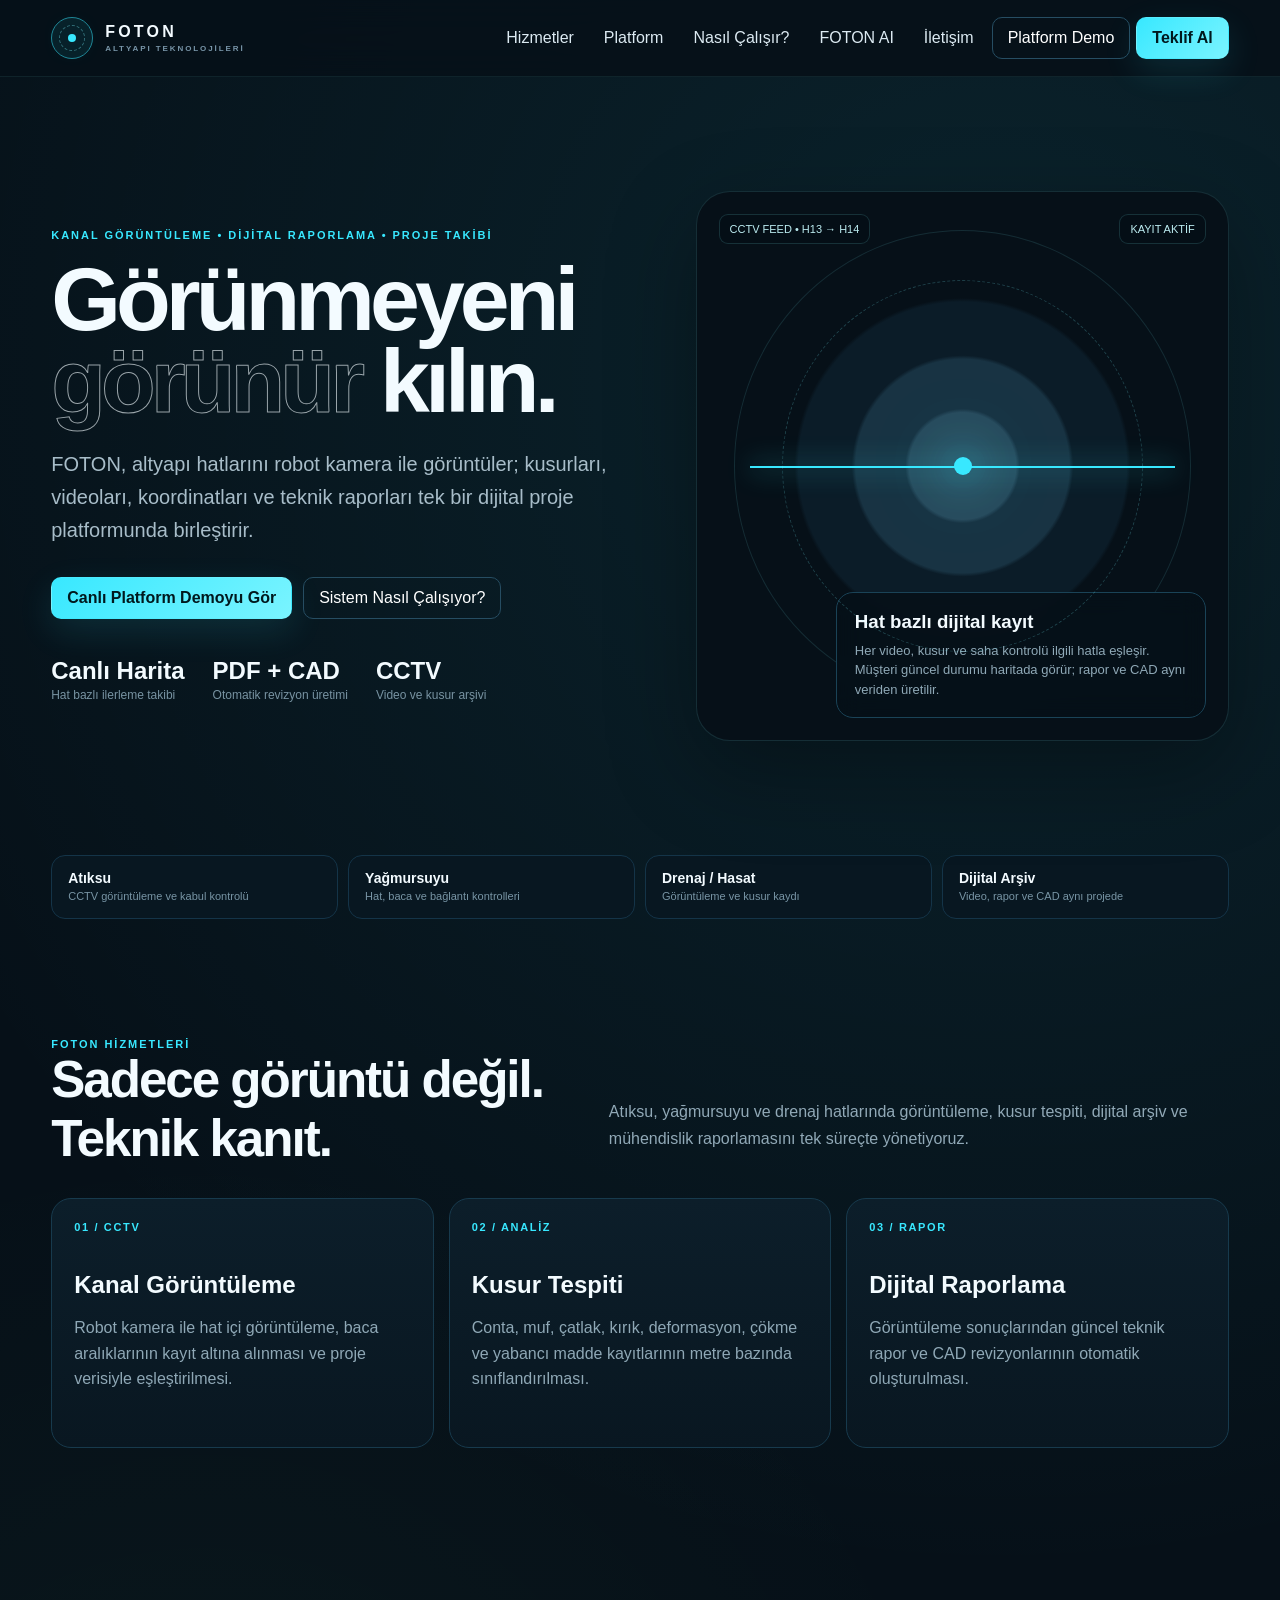
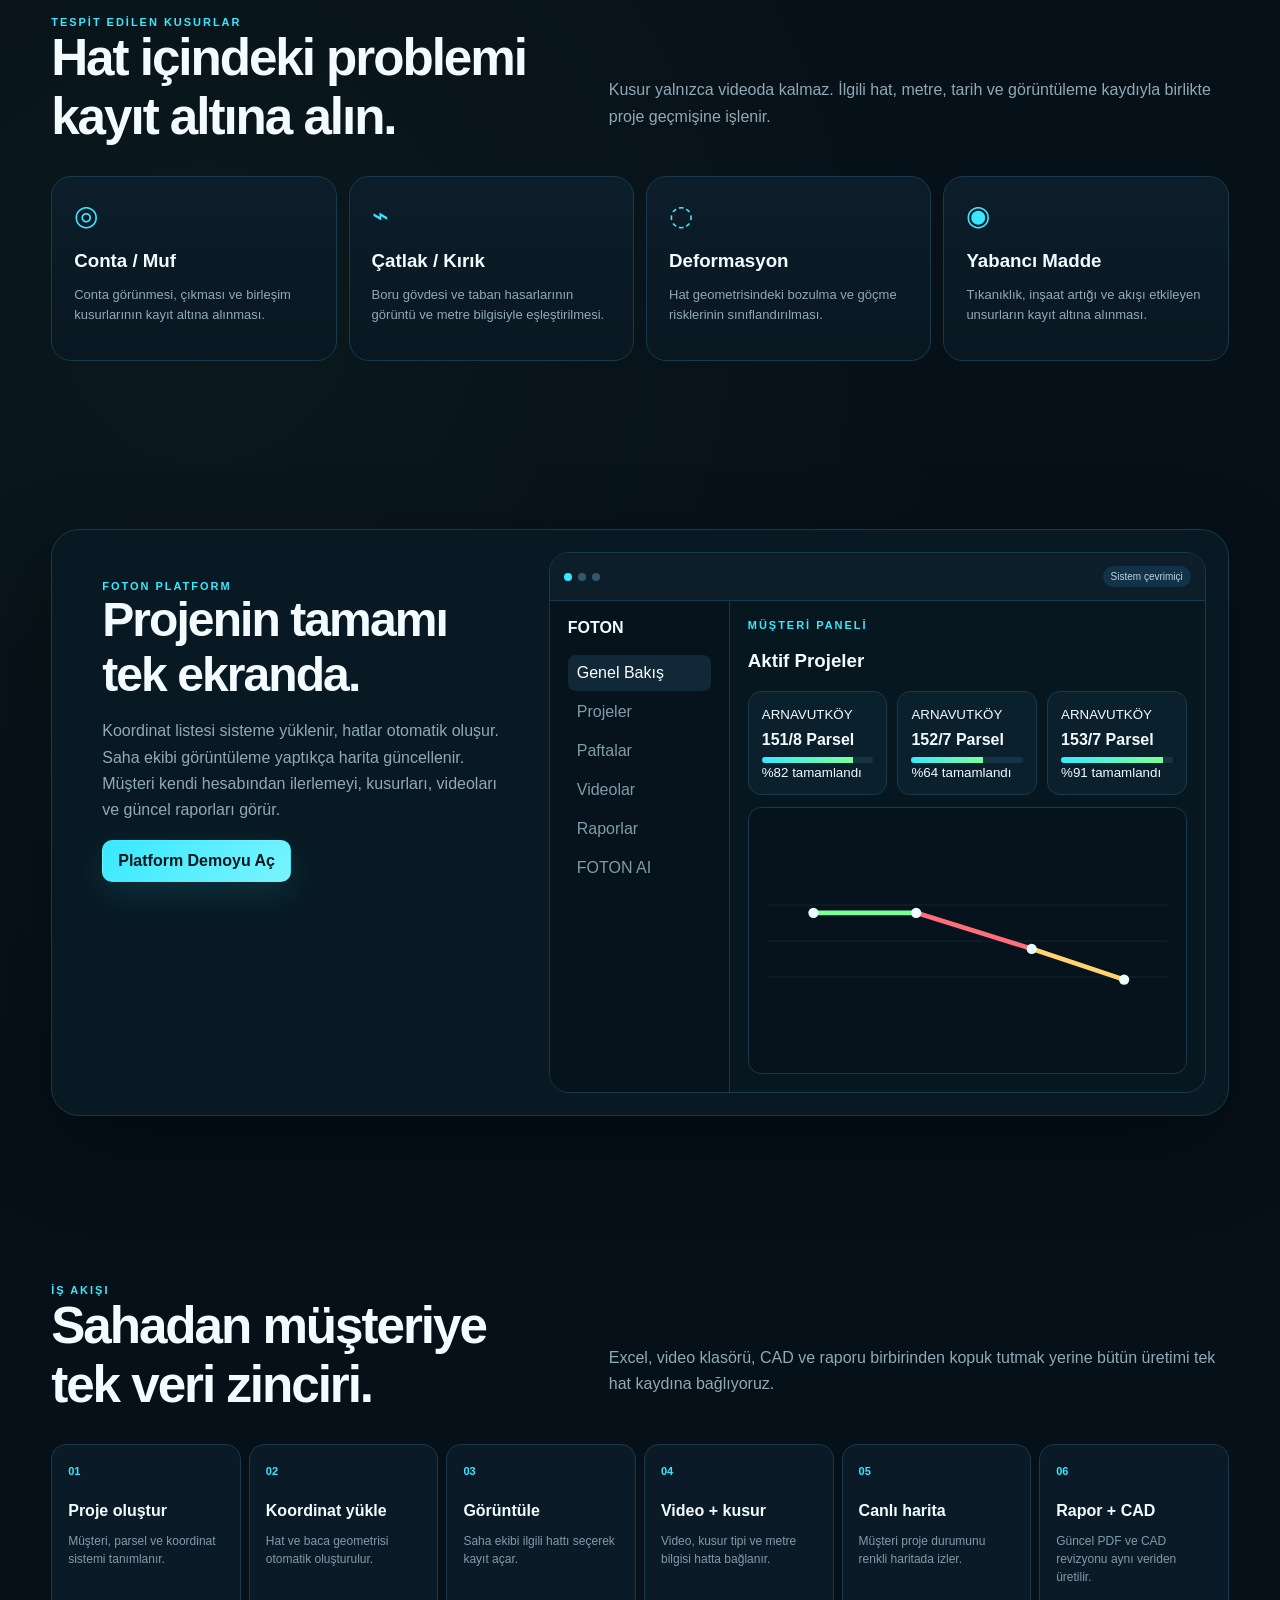
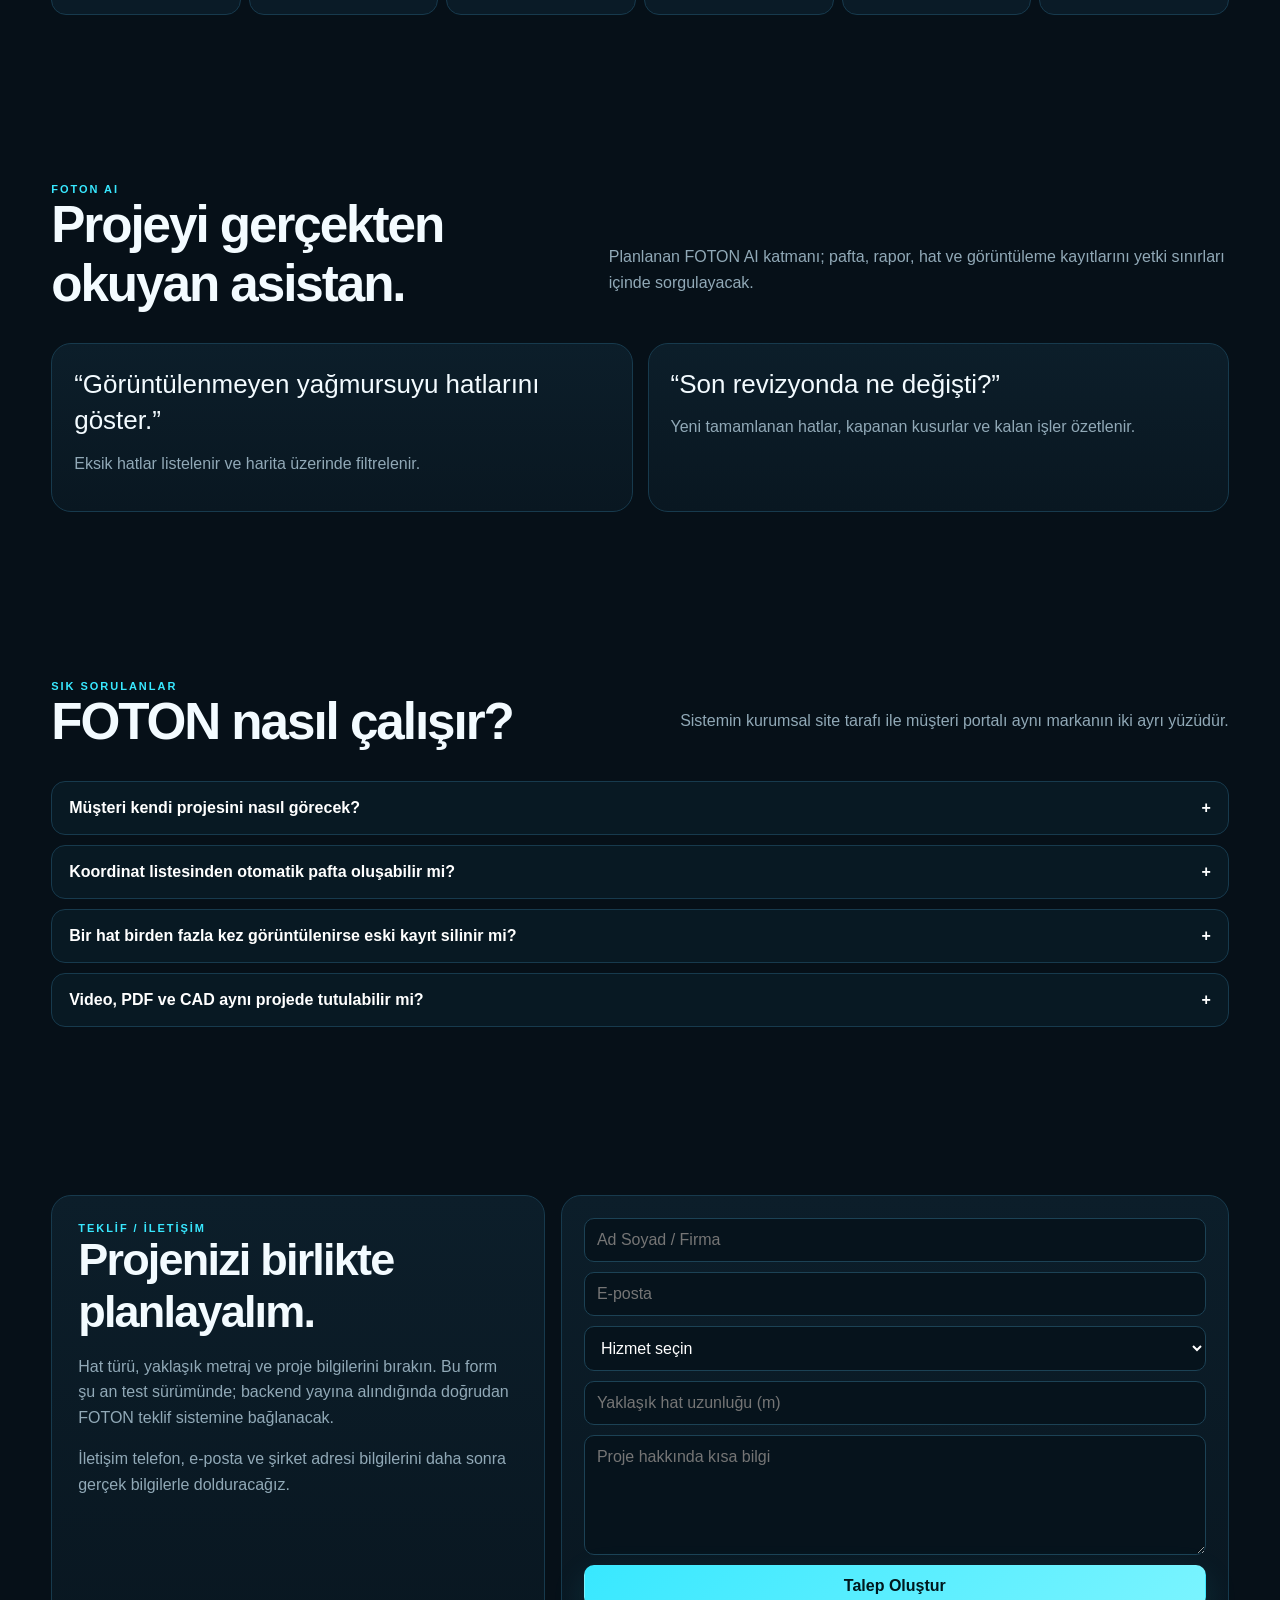
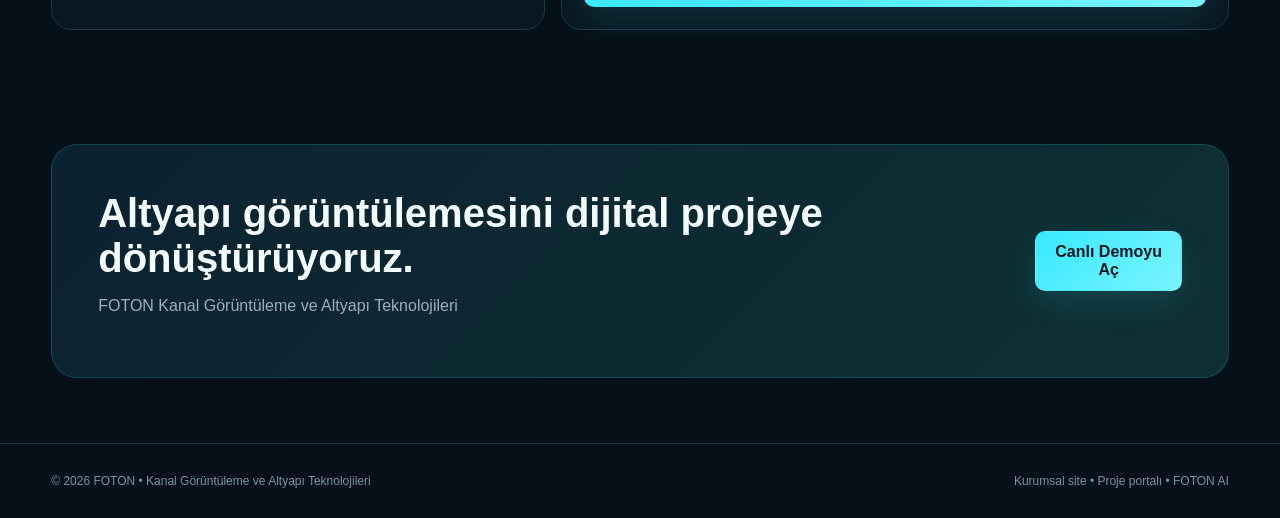
<file: index.html>
<!doctype html>
<html lang="tr">
<head>
<meta charset="utf-8">
<meta name="viewport" content="width=device-width,initial-scale=1">
<meta name="theme-color" content="#061018">
<meta name="description" content="FOTON Kanal Görüntüleme ve Altyapı Teknolojileri. CCTV kanal görüntüleme, kusur tespiti, dijital raporlama, proje portalı ve CAD entegrasyonu.">
<title>FOTON | Kanal Görüntüleme ve Altyapı Teknolojileri</title>
<style>
:root{
  --bg:#061018;--bg2:#081722;--panel:#0b1d29;--panel2:#102637;--line:#173a4d;
  --text:#f3fbff;--muted:#91a9b7;--cyan:#38e8ff;--cyan2:#7af4ff;
  --green:#7cff9b;--red:#ff6e7a;--yellow:#ffd36e;--blue:#6ce5ff;
  --shadow:0 30px 90px rgba(0,0,0,.32)
}
*{box-sizing:border-box}html{scroll-behavior:smooth}body{margin:0;background:
radial-gradient(circle at 78% 7%,rgba(56,232,255,.09),transparent 24%),
radial-gradient(circle at 16% 36%,rgba(124,255,155,.035),transparent 22%),var(--bg);
color:var(--text);font-family:Inter,Segoe UI,Arial,sans-serif}
body.menu-open{overflow:hidden}.wrap{width:min(1440px,92vw);margin:auto}a{text-decoration:none;color:inherit}button,input,textarea,select{font:inherit}
header{position:sticky;top:0;z-index:50;background:rgba(6,16,24,.88);border-bottom:1px solid rgba(122,244,255,.08);backdrop-filter:blur(18px)}
.header{height:76px;display:flex;align-items:center;justify-content:space-between;gap:20px}
.logo{display:flex;align-items:center;gap:12px;font-weight:900;letter-spacing:.20em}.logo small{display:block;font-size:8px;color:#7895a8;letter-spacing:.24em;margin-top:3px}
.logo-mark{width:42px;height:42px;border-radius:50%;position:relative;border:1px solid rgba(56,232,255,.55);box-shadow:inset 0 0 22px rgba(56,232,255,.12)}
.logo-mark:before{content:"";position:absolute;width:8px;height:8px;border-radius:50%;left:16px;top:16px;background:var(--cyan);box-shadow:0 0 22px var(--cyan)}
.logo-mark:after{content:"";position:absolute;inset:7px;border-radius:50%;border:1px dashed rgba(122,244,255,.38)}
nav{display:flex;align-items:center;gap:6px}nav a,nav button{border:0;background:transparent;color:#dceaf2;padding:10px 12px;border-radius:10px;cursor:pointer}nav a:hover,nav button:hover{background:#0d2433}
.btn{display:inline-flex;align-items:center;justify-content:center;border:1px solid #264d62!important;padding:11px 15px!important;border-radius:10px!important;background:transparent;color:white;cursor:pointer}
.btn-primary{background:linear-gradient(135deg,var(--cyan),var(--cyan2))!important;color:#00181d!important;border-color:transparent!important;font-weight:900;box-shadow:0 12px 35px rgba(56,232,255,.12)}
.mobile-toggle{display:none;border:1px solid #264d62;background:#0b1f2c;color:white;border-radius:10px;padding:10px}
.hero{min-height:760px;display:grid;grid-template-columns:1.05fr .95fr;gap:55px;align-items:center;padding:76px 0 58px}
.eyebrow{font-size:11px;color:var(--cyan);font-weight:900;letter-spacing:.18em;text-transform:uppercase}
h1{font-size:clamp(54px,7vw,102px);line-height:.91;letter-spacing:-.055em;margin:18px 0 25px}.outline{color:transparent;-webkit-text-stroke:1px rgba(243,251,255,.62)}
.hero p{font-size:20px;line-height:1.65;color:#a8bdc9;max-width:760px}.actions{display:flex;gap:11px;flex-wrap:wrap;margin-top:30px}
.kpis{display:flex;gap:28px;flex-wrap:wrap;margin-top:38px}.kpi b{display:block;font-size:24px}.kpi span{font-size:12px;color:#7893a2}
.scanner{min-height:550px;border-radius:34px;border:1px solid rgba(122,244,255,.13);overflow:hidden;position:relative;background:
radial-gradient(circle at 50% 50%,#294b5d 0 14%,#183343 15% 28%,#0b1c28 29% 43%,#061018 44%);box-shadow:var(--shadow)}
.scanner:before{content:"";position:absolute;inset:7%;border-radius:50%;border:1px solid rgba(122,244,255,.12)}
.scanner:after{content:"";position:absolute;inset:16%;border-radius:50%;border:1px dashed rgba(122,244,255,.21);animation:spin 22s linear infinite}@keyframes spin{to{transform:rotate(360deg)}}
.beam{position:absolute;left:10%;right:10%;top:50%;height:2px;background:var(--cyan);box-shadow:0 0 26px var(--cyan)}.pulse{position:absolute;width:18px;height:18px;border-radius:50%;left:48.4%;top:48.4%;background:var(--cyan);box-shadow:0 0 40px var(--cyan),0 0 80px rgba(56,232,255,.8)}
.hud{position:absolute;inset:0;padding:22px;display:flex;justify-content:space-between;align-items:flex-start}.chip{background:rgba(5,15,23,.76);border:1px solid rgba(122,244,255,.15);padding:8px 10px;border-radius:9px;font-size:11px;color:#bcecf1}
.scan-card{position:absolute;right:22px;bottom:22px;width:min(370px,83%);background:rgba(6,16,24,.88);border:1px solid #1a4357;border-radius:17px;padding:18px;backdrop-filter:blur(12px)}.scan-card h3{margin:0 0 8px}.scan-card p{font-size:13px;line-height:1.5;margin:0;color:#8fa9b7}
.trust-strip{display:grid;grid-template-columns:repeat(4,1fr);gap:10px;padding:18px 0 35px}.trust{border:1px solid #143448;background:#081721;border-radius:14px;padding:14px 16px}.trust b{display:block;font-size:14px}.trust span{font-size:11px;color:#7895a5}
.section{padding:84px 0}.section-head{display:flex;justify-content:space-between;align-items:end;gap:30px;margin-bottom:30px}.section h2{font-size:clamp(34px,4vw,58px);letter-spacing:-.04em;margin:0}.section-head p{max-width:620px;color:var(--muted);line-height:1.65}
.grid3{display:grid;grid-template-columns:repeat(3,1fr);gap:15px}.grid4{display:grid;grid-template-columns:repeat(4,1fr);gap:12px}
.card{background:linear-gradient(180deg,#0c1e2a,#091721);border:1px solid var(--line);border-radius:20px;padding:22px}.service{min-height:250px;transition:.25s}.service:hover{transform:translateY(-5px);border-color:#2d6c83}.num{font-size:11px;color:var(--cyan);font-weight:900;letter-spacing:.15em}.service h3{font-size:24px;margin:38px 0 10px}.service p{color:#8fa8b6;line-height:1.6}
.issue{min-height:180px}.issue h3{margin:18px 0 8px}.issue p{color:var(--muted);font-size:13px;line-height:1.55}.issue .mark{font-size:28px;color:var(--cyan)}
.platform{display:grid;grid-template-columns:.82fr 1.18fr;gap:18px;background:#081923;border:1px solid var(--line);border-radius:28px;padding:22px;box-shadow:var(--shadow)}.platform-copy{padding:28px}.platform-copy h2{font-size:48px}.platform-copy p{color:var(--muted);line-height:1.65}
.dashboard{border:1px solid var(--line);border-radius:20px;overflow:hidden;background:#071720}.dash-top{height:48px;background:#0b1e2a;border-bottom:1px solid var(--line);display:flex;align-items:center;justify-content:space-between;padding:0 14px}
.dots{display:flex;gap:6px}.dots i{width:8px;height:8px;border-radius:50%;background:#34586b}.dots i:first-child{background:var(--cyan)}.badge{font-size:10px;padding:5px 8px;border-radius:999px;background:#123247;color:#b9d4df}
.dash-body{display:grid;grid-template-columns:180px 1fr;min-height:480px}.dash-side{padding:18px;background:#06131c;border-right:1px solid var(--line)}.dash-side span{display:block;color:#819ba9;padding:9px;border-radius:8px;margin:3px 0}.dash-side span:first-of-type{background:#102837;color:white;margin-top:18px}
.dash-main{padding:18px}.projects{display:grid;grid-template-columns:repeat(3,1fr);gap:10px}.project{background:#0b202d;border:1px solid var(--line);border-radius:13px;padding:13px}.project h4{margin:8px 0}.bar{height:6px;background:#173447;border-radius:999px;overflow:hidden}.bar i{display:block;height:100%;background:linear-gradient(90deg,var(--cyan),var(--green))}
.mapbox{margin-top:12px;border:1px solid var(--line);border-radius:13px;background:#06131c;padding:8px}
.steps{display:grid;grid-template-columns:repeat(6,1fr);gap:8px}.step{min-height:150px;background:#0a1b27;border:1px solid var(--line);border-radius:15px;padding:16px}.step b{color:var(--cyan);font-size:11px}.step h4{margin:23px 0 7px}.step p{font-size:12px;color:#819baa;line-height:1.5}
.ai-grid{display:grid;grid-template-columns:1fr 1fr;gap:15px}.quote{font-size:26px;line-height:1.4}.muted{color:var(--muted)}
.faq{display:grid;gap:10px}.faq-item{border:1px solid var(--line);background:#081923;border-radius:14px;overflow:hidden}.faq-q{width:100%;display:flex;justify-content:space-between;gap:15px;align-items:center;background:transparent;border:0;color:white;padding:17px;text-align:left;font-weight:800;cursor:pointer}.faq-a{display:none;padding:0 17px 17px;color:var(--muted);line-height:1.6}.faq-item.open .faq-a{display:block}
.contact{display:grid;grid-template-columns:.85fr 1.15fr;gap:16px}.contact-copy{padding:26px}.contact-copy h2{font-size:45px}.contact-copy p{color:var(--muted);line-height:1.6}.contact-form{display:grid;gap:10px}.contact-form input,.contact-form textarea,.contact-form select{width:100%;background:#06131c;border:1px solid #1c4255;color:white;padding:12px;border-radius:10px}.contact-form textarea{min-height:120px;resize:vertical}
.cta{margin:30px 0 65px;padding:46px;border:1px solid rgba(56,232,255,.16);border-radius:26px;background:linear-gradient(135deg,#0b2230,#0e3034);display:flex;justify-content:space-between;align-items:center;gap:20px}.cta h2{font-size:40px;margin:0}.cta p{color:#99b0bd}
footer{border-top:1px solid #143145;padding:30px 0;color:#7893a3;font-size:12px}.foot{display:flex;justify-content:space-between;gap:20px;flex-wrap:wrap}
.modal{position:fixed;inset:0;background:#000c;z-index:100;display:none;place-items:center;padding:18px}.modal.show{display:grid}.modal-card{width:min(1080px,96vw);max-height:92vh;overflow:auto;background:#071720;border:1px solid #1a4357;border-radius:22px;box-shadow:var(--shadow)}.modal-head{display:flex;justify-content:space-between;align-items:center;padding:17px 20px;border-bottom:1px solid var(--line)}.close{border:1px solid #294e62;background:transparent;color:white;border-radius:9px;padding:8px 10px;cursor:pointer}
.demo{padding:18px}.statgrid{display:grid;grid-template-columns:repeat(4,1fr);gap:9px}.stat{background:#0a1d29;border:1px solid var(--line);border-radius:13px;padding:14px}.stat b{font-size:23px;display:block}.stat small{color:#829dab}.table{width:100%;border-collapse:collapse;font-size:12px;margin-top:12px}.table th,.table td{padding:10px;border-bottom:1px solid #153548;text-align:left}.table th{color:#7894a4}
.toast{position:fixed;right:20px;bottom:20px;background:#0d2a35;border:1px solid #28586d;color:white;padding:13px 16px;border-radius:12px;display:none;z-index:150;box-shadow:var(--shadow)}.toast.show{display:block}
@media(max-width:1050px){.hero,.platform,.contact{grid-template-columns:1fr}.grid3{grid-template-columns:1fr 1fr}.grid4{grid-template-columns:1fr 1fr}.steps{grid-template-columns:repeat(3,1fr)}}
@media(max-width:760px){
 nav{display:none;position:fixed;left:4vw;right:4vw;top:84px;background:#081923;border:1px solid var(--line);border-radius:16px;padding:10px;flex-direction:column;align-items:stretch;box-shadow:var(--shadow)}nav.open{display:flex}nav a,nav button{display:block;width:100%;text-align:left}.mobile-toggle{display:block}
 .hero{padding-top:50px}.scanner{min-height:420px}.trust-strip,.grid3,.grid4,.ai-grid{grid-template-columns:1fr}.steps{grid-template-columns:1fr 1fr}.dash-body{grid-template-columns:1fr}.dash-side{display:none}.projects{grid-template-columns:1fr}.statgrid{grid-template-columns:1fr 1fr}.cta{display:block;padding:30px}.cta .btn{margin-top:12px}
}
</style>
</head>
<body>
<header>
  <div class="wrap header">
    <div class="logo"><div class="logo-mark"></div><div>FOTON<small>ALTYAPI TEKNOLOJİLERİ</small></div></div>
    <button class="mobile-toggle" onclick="toggleMenu()">☰</button>
    <nav id="nav">
      <a href="#hizmetler" onclick="closeMenu()">Hizmetler</a>
      <a href="#platform" onclick="closeMenu()">Platform</a>
      <a href="#akis" onclick="closeMenu()">Nasıl Çalışır?</a>
      <a href="#ai" onclick="closeMenu()">FOTON AI</a>
      <a href="#iletisim" onclick="closeMenu()">İletişim</a>
      <button class="btn" onclick="openDemo();closeMenu()">Platform Demo</button>
      <a class="btn btn-primary" href="#iletisim" onclick="closeMenu()">Teklif Al</a>
    </nav>
  </div>
</header>

<main class="wrap">
<section class="hero">
  <div>
    <div class="eyebrow">KANAL GÖRÜNTÜLEME • DİJİTAL RAPORLAMA • PROJE TAKİBİ</div>
    <h1>Görünmeyeni<br><span class="outline">görünür</span> kılın.</h1>
    <p>FOTON, altyapı hatlarını robot kamera ile görüntüler; kusurları, videoları, koordinatları ve teknik raporları tek bir dijital proje platformunda birleştirir.</p>
    <div class="actions"><button class="btn btn-primary" onclick="openDemo()">Canlı Platform Demoyu Gör</button><a class="btn" href="#akis">Sistem Nasıl Çalışıyor?</a></div>
    <div class="kpis">
      <div class="kpi"><b>Canlı Harita</b><span>Hat bazlı ilerleme takibi</span></div>
      <div class="kpi"><b>PDF + CAD</b><span>Otomatik revizyon üretimi</span></div>
      <div class="kpi"><b>CCTV</b><span>Video ve kusur arşivi</span></div>
    </div>
  </div>
  <div class="scanner">
    <div class="beam"></div><div class="pulse"></div>
    <div class="hud"><div class="chip">CCTV FEED • H13 → H14</div><div class="chip">KAYIT AKTİF</div></div>
    <div class="scan-card"><h3>Hat bazlı dijital kayıt</h3><p>Her video, kusur ve saha kontrolü ilgili hatla eşleşir. Müşteri güncel durumu haritada görür; rapor ve CAD aynı veriden üretilir.</p></div>
  </div>
</section>

<div class="trust-strip">
  <div class="trust"><b>Atıksu</b><span>CCTV görüntüleme ve kabul kontrolü</span></div>
  <div class="trust"><b>Yağmursuyu</b><span>Hat, baca ve bağlantı kontrolleri</span></div>
  <div class="trust"><b>Drenaj / Hasat</b><span>Görüntüleme ve kusur kaydı</span></div>
  <div class="trust"><b>Dijital Arşiv</b><span>Video, rapor ve CAD aynı projede</span></div>
</div>

<section class="section" id="hizmetler">
  <div class="section-head"><div><div class="eyebrow">FOTON HİZMETLERİ</div><h2>Sadece görüntü değil.<br>Teknik kanıt.</h2></div><p>Atıksu, yağmursuyu ve drenaj hatlarında görüntüleme, kusur tespiti, dijital arşiv ve mühendislik raporlamasını tek süreçte yönetiyoruz.</p></div>
  <div class="grid3">
    <article class="card service"><div class="num">01 / CCTV</div><h3>Kanal Görüntüleme</h3><p>Robot kamera ile hat içi görüntüleme, baca aralıklarının kayıt altına alınması ve proje verisiyle eşleştirilmesi.</p></article>
    <article class="card service"><div class="num">02 / ANALİZ</div><h3>Kusur Tespiti</h3><p>Conta, muf, çatlak, kırık, deformasyon, çökme ve yabancı madde kayıtlarının metre bazında sınıflandırılması.</p></article>
    <article class="card service"><div class="num">03 / RAPOR</div><h3>Dijital Raporlama</h3><p>Görüntüleme sonuçlarından güncel teknik rapor ve CAD revizyonlarının otomatik oluşturulması.</p></article>
  </div>
</section>

<section class="section">
  <div class="section-head"><div><div class="eyebrow">TESPİT EDİLEN KUSURLAR</div><h2>Hat içindeki problemi<br>kayıt altına alın.</h2></div><p>Kusur yalnızca videoda kalmaz. İlgili hat, metre, tarih ve görüntüleme kaydıyla birlikte proje geçmişine işlenir.</p></div>
  <div class="grid4">
    <div class="card issue"><div class="mark">◎</div><h3>Conta / Muf</h3><p>Conta görünmesi, çıkması ve birleşim kusurlarının kayıt altına alınması.</p></div>
    <div class="card issue"><div class="mark">⌁</div><h3>Çatlak / Kırık</h3><p>Boru gövdesi ve taban hasarlarının görüntü ve metre bilgisiyle eşleştirilmesi.</p></div>
    <div class="card issue"><div class="mark">◌</div><h3>Deformasyon</h3><p>Hat geometrisindeki bozulma ve göçme risklerinin sınıflandırılması.</p></div>
    <div class="card issue"><div class="mark">◉</div><h3>Yabancı Madde</h3><p>Tıkanıklık, inşaat artığı ve akışı etkileyen unsurların kayıt altına alınması.</p></div>
  </div>
</section>

<section class="section" id="platform">
  <div class="platform">
    <div class="platform-copy"><div class="eyebrow">FOTON PLATFORM</div><h2>Projenin tamamı tek ekranda.</h2><p>Koordinat listesi sisteme yüklenir, hatlar otomatik oluşur. Saha ekibi görüntüleme yaptıkça harita güncellenir. Müşteri kendi hesabından ilerlemeyi, kusurları, videoları ve güncel raporları görür.</p><button class="btn btn-primary" onclick="openDemo()">Platform Demoyu Aç</button></div>
    <div class="dashboard">
      <div class="dash-top"><div class="dots"><i></i><i></i><i></i></div><div class="badge">Sistem çevrimiçi</div></div>
      <div class="dash-body">
        <aside class="dash-side"><b>FOTON</b><span>Genel Bakış</span><span>Projeler</span><span>Paftalar</span><span>Videolar</span><span>Raporlar</span><span>FOTON AI</span></aside>
        <div class="dash-main">
          <div class="eyebrow">MÜŞTERİ PANELİ</div><h3>Aktif Projeler</h3>
          <div class="projects"><div class="project"><small>ARNAVUTKÖY</small><h4>151/8 Parsel</h4><div class="bar"><i style="width:82%"></i></div><small>%82 tamamlandı</small></div><div class="project"><small>ARNAVUTKÖY</small><h4>152/7 Parsel</h4><div class="bar"><i style="width:64%"></i></div><small>%64 tamamlandı</small></div><div class="project"><small>ARNAVUTKÖY</small><h4>153/7 Parsel</h4><div class="bar"><i style="width:91%"></i></div><small>%91 tamamlandı</small></div></div>
          <div class="mapbox"><svg viewBox="0 0 820 250" width="100%" height="245"><g stroke="#17384b"><path d="M20 60H800"/><path d="M20 130H800"/><path d="M20 200H800"/></g><g fill="none" stroke-width="9" stroke-linecap="round"><path d="M110 75L310 75" stroke="#7cff9b"/><path d="M310 75L535 145" stroke="#ff6e7a"/><path d="M535 145L715 205" stroke="#ffd36e"/></g><g fill="#effcff"><circle cx="110" cy="75" r="10"/><circle cx="310" cy="75" r="10"/><circle cx="535" cy="145" r="10"/><circle cx="715" cy="205" r="10"/></g></svg></div>
        </div>
      </div>
    </div>
  </div>
</section>

<section class="section" id="akis">
  <div class="section-head"><div><div class="eyebrow">İŞ AKIŞI</div><h2>Sahadan müşteriye<br>tek veri zinciri.</h2></div><p>Excel, video klasörü, CAD ve raporu birbirinden kopuk tutmak yerine bütün üretimi tek hat kaydına bağlıyoruz.</p></div>
  <div class="steps">
    <div class="step"><b>01</b><h4>Proje oluştur</h4><p>Müşteri, parsel ve koordinat sistemi tanımlanır.</p></div>
    <div class="step"><b>02</b><h4>Koordinat yükle</h4><p>Hat ve baca geometrisi otomatik oluşturulur.</p></div>
    <div class="step"><b>03</b><h4>Görüntüle</h4><p>Saha ekibi ilgili hattı seçerek kayıt açar.</p></div>
    <div class="step"><b>04</b><h4>Video + kusur</h4><p>Video, kusur tipi ve metre bilgisi hatta bağlanır.</p></div>
    <div class="step"><b>05</b><h4>Canlı harita</h4><p>Müşteri proje durumunu renkli haritada izler.</p></div>
    <div class="step"><b>06</b><h4>Rapor + CAD</h4><p>Güncel PDF ve CAD revizyonu aynı veriden üretilir.</p></div>
  </div>
</section>

<section class="section" id="ai">
  <div class="section-head"><div><div class="eyebrow">FOTON AI</div><h2>Projeyi gerçekten<br>okuyan asistan.</h2></div><p>Planlanan FOTON AI katmanı; pafta, rapor, hat ve görüntüleme kayıtlarını yetki sınırları içinde sorgulayacak.</p></div>
  <div class="ai-grid">
    <div class="card"><div class="quote">“Görüntülenmeyen yağmursuyu hatlarını göster.”</div><p class="muted">Eksik hatlar listelenir ve harita üzerinde filtrelenir.</p></div>
    <div class="card"><div class="quote">“Son revizyonda ne değişti?”</div><p class="muted">Yeni tamamlanan hatlar, kapanan kusurlar ve kalan işler özetlenir.</p></div>
  </div>
</section>

<section class="section">
  <div class="section-head"><div><div class="eyebrow">SIK SORULANLAR</div><h2>FOTON nasıl çalışır?</h2></div><p>Sistemin kurumsal site tarafı ile müşteri portalı aynı markanın iki ayrı yüzüdür.</p></div>
  <div class="faq">
    <div class="faq-item"><button class="faq-q" onclick="toggleFaq(this)">Müşteri kendi projesini nasıl görecek?<span>+</span></button><div class="faq-a">Her müşteriye proje bazlı kullanıcı hesabı tanımlanır. Müşteri yalnızca yetkili olduğu projelerin harita, video, rapor ve CAD revizyonlarını görebilir.</div></div>
    <div class="faq-item"><button class="faq-q" onclick="toggleFaq(this)">Koordinat listesinden otomatik pafta oluşabilir mi?<span>+</span></button><div class="faq-a">Evet. Hat başlangıç ve bitiş koordinatları sisteme yüklendiğinde web haritası ve CAD geometrisi otomatik oluşturulabilir.</div></div>
    <div class="faq-item"><button class="faq-q" onclick="toggleFaq(this)">Bir hat birden fazla kez görüntülenirse eski kayıt silinir mi?<span>+</span></button><div class="faq-a">Hayır. Her görüntüleme ayrı tarihçe kaydı olarak tutulur. Böylece ilk kusur, düzeltme ve son uygunluk görüntüsü birlikte izlenebilir.</div></div>
    <div class="faq-item"><button class="faq-q" onclick="toggleFaq(this)">Video, PDF ve CAD aynı projede tutulabilir mi?<span>+</span></button><div class="faq-a">Evet. FOTON'un temel veri modeli tam olarak bunun üzerine kuruludur: hat → görüntüleme → video/kusur → rapor/CAD revizyonu.</div></div>
  </div>
</section>

<section class="section" id="iletisim">
  <div class="contact">
    <div class="card contact-copy"><div class="eyebrow">TEKLİF / İLETİŞİM</div><h2>Projenizi birlikte planlayalım.</h2><p>Hat türü, yaklaşık metraj ve proje bilgilerini bırakın. Bu form şu an test sürümünde; backend yayına alındığında doğrudan FOTON teklif sistemine bağlanacak.</p><p class="muted">İletişim telefon, e-posta ve şirket adresi bilgilerini daha sonra gerçek bilgilerle dolduracağız.</p></div>
    <div class="card"><form class="contact-form" onsubmit="demoSubmit(event)"><input required placeholder="Ad Soyad / Firma"><input required type="email" placeholder="E-posta"><select><option>Hizmet seçin</option><option>Kanal Görüntüleme</option><option>Kusur Tespiti</option><option>Dijital Raporlama</option><option>Proje Portalı</option></select><input placeholder="Yaklaşık hat uzunluğu (m)"><textarea placeholder="Proje hakkında kısa bilgi"></textarea><button class="btn btn-primary" type="submit">Talep Oluştur</button></form></div>
  </div>
</section>

<section class="cta"><div><h2>Altyapı görüntülemesini dijital projeye dönüştürüyoruz.</h2><p>FOTON Kanal Görüntüleme ve Altyapı Teknolojileri</p></div><button class="btn btn-primary" onclick="openDemo()">Canlı Demoyu Aç</button></section>
</main>

<footer><div class="wrap foot"><div>© 2026 FOTON • Kanal Görüntüleme ve Altyapı Teknolojileri</div><div>Kurumsal site • Proje portalı • FOTON AI</div></div></footer>

<div id="demoModal" class="modal" onclick="if(event.target===this)closeDemo()">
  <div class="modal-card">
    <div class="modal-head"><div><div class="eyebrow">FOTON PLATFORM</div><b>Arayüz Test Demosu</b></div><button class="close" onclick="closeDemo()">Kapat</button></div>
    <div class="demo">
      <div class="statgrid"><div class="stat"><b>6.111 m</b><small>Toplam hat</small></div><div class="stat"><b>4.832 m</b><small>Görüntülendi</small></div><div class="stat"><b>1.279 m</b><small>Kalan</small></div><div class="stat"><b>8</b><small>Açık kusur</small></div></div>
      <div class="mapbox"><svg viewBox="0 0 900 330" width="100%" height="320"><g stroke="#17384b"><path d="M30 70H870"/><path d="M30 165H870"/><path d="M30 260H870"/></g><g fill="none" stroke-width="11" stroke-linecap="round"><path d="M130 90L360 90" stroke="#7cff9b"/><path d="M360 90L605 175" stroke="#ff6e7a"/><path d="M605 175L790 238" stroke="#ffd36e"/></g><g fill="#effcff"><circle cx="130" cy="90" r="13"/><circle cx="360" cy="90" r="13"/><circle cx="605" cy="175" r="13"/><circle cx="790" cy="238" r="13"/></g></svg></div>
      <table class="table"><tr><th>Hat</th><th>Tip</th><th>Uzunluk</th><th>Durum</th></tr><tr><td>H12-H13</td><td>Atıksu</td><td>40.0 m</td><td style="color:#7cff9b">Uygun</td></tr><tr><td>H13-H14</td><td>Yağmursuyu</td><td>44.7 m</td><td style="color:#ff6e7a">Conta problemi</td></tr><tr><td>H14-H15</td><td>Hasat</td><td>49.2 m</td><td style="color:#ffd36e">Tekrar kontrol</td></tr></table>
      <p class="muted" style="font-size:12px">Bu statik test demosudur. Gerçek müşteri girişi, video yükleme, PDF/CAD üretimi ve veri kaydı backend yayına alındığında aktif olacaktır.</p>
    </div>
  </div>
</div>
<div id="toast" class="toast">Test formu alındı. Backend bağlandığında gerçek kayıt oluşturulacak.</div>

<script>
function openDemo(){document.getElementById('demoModal').classList.add('show');document.body.style.overflow='hidden'}
function closeDemo(){document.getElementById('demoModal').classList.remove('show');document.body.style.overflow=''}
function toggleFaq(btn){btn.parentElement.classList.toggle('open')}
function toggleMenu(){document.getElementById('nav').classList.toggle('open');document.body.classList.toggle('menu-open')}
function closeMenu(){document.getElementById('nav').classList.remove('open');document.body.classList.remove('menu-open')}
function demoSubmit(e){e.preventDefault();const t=document.getElementById('toast');t.classList.add('show');setTimeout(()=>t.classList.remove('show'),3500);e.target.reset()}
document.addEventListener('keydown',e=>{if(e.key==='Escape'){closeDemo();closeMenu()}})
</script>
</body></html>
</file>
